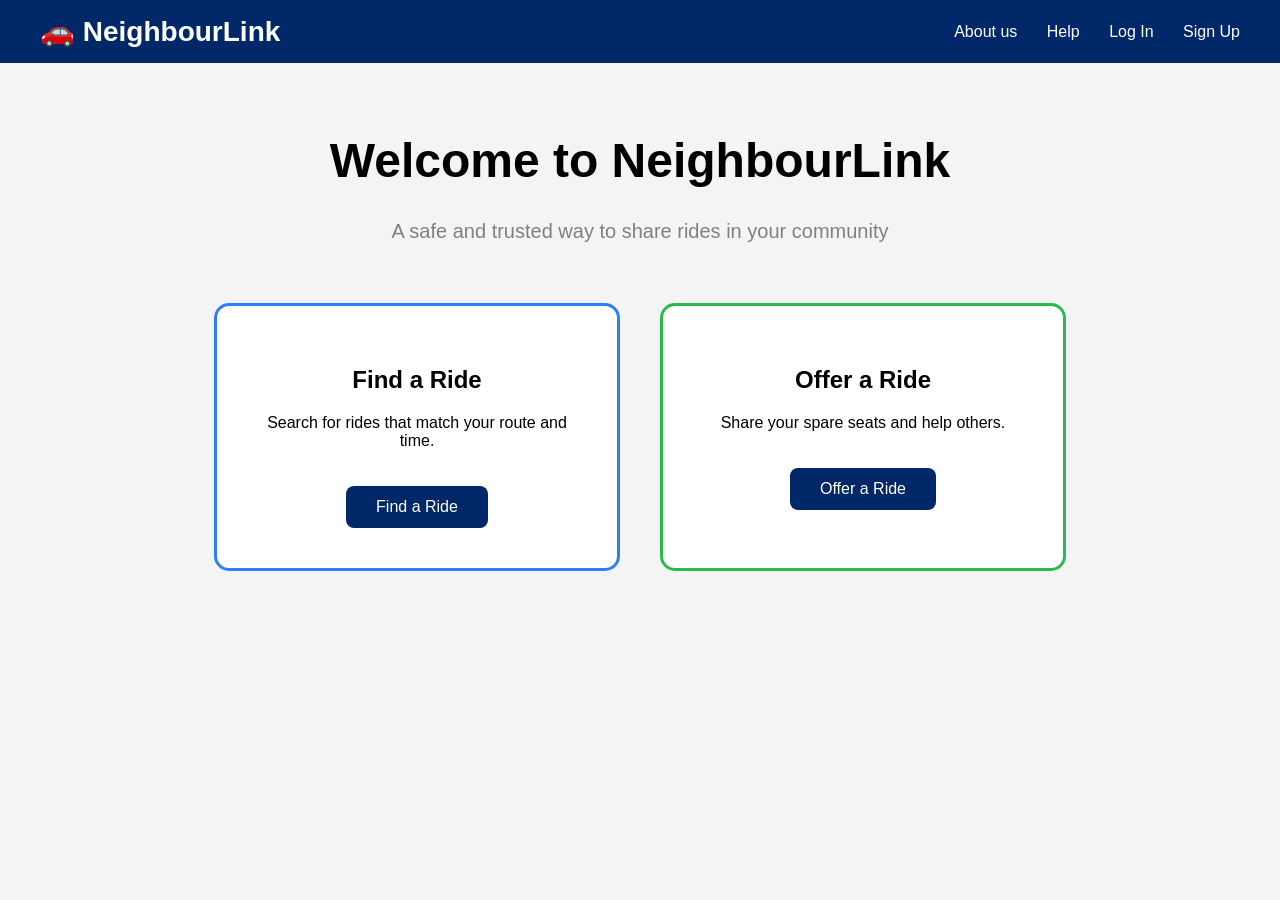
<file: index.html>
<!DOCTYPE html>
<html>
    <title>ISYS2110-prototype</title>
    <link rel="stylesheet" href="style.css"
</html>

<body>
    <header>
        <div class="logo">🚗 NeighbourLink</div>

        <nav>
            <a href="#">About us</a>
            <a href="#">Help</a>
            <a href="login.html">Log In</a>
            <a href="signup.html">Sign Up</a>
        </nav>
    </header>

    <main>

        <h1>Welcome to NeighbourLink</h1>

        <p class="subtitle">
            A safe and trusted way to share rides in your community
        </p>

        <div class ="cards">

            

            <div class="card blue">
                <h2>Find a Ride</h2>
                <p>
                    Search for rides that match your route and time.
                </p>

                <a href="findride.html" class="button">
                    Find a Ride
                </a>
            </div>

            <div class="card green">
                <h2>Offer a Ride</h2>
                
                <p>
                    Share your spare seats and help others.
                </p>

                <a href="offerride.html" class="button">
                    Offer a Ride
                </a>
            </div>
        </div>

    </main>


</body>
</file>
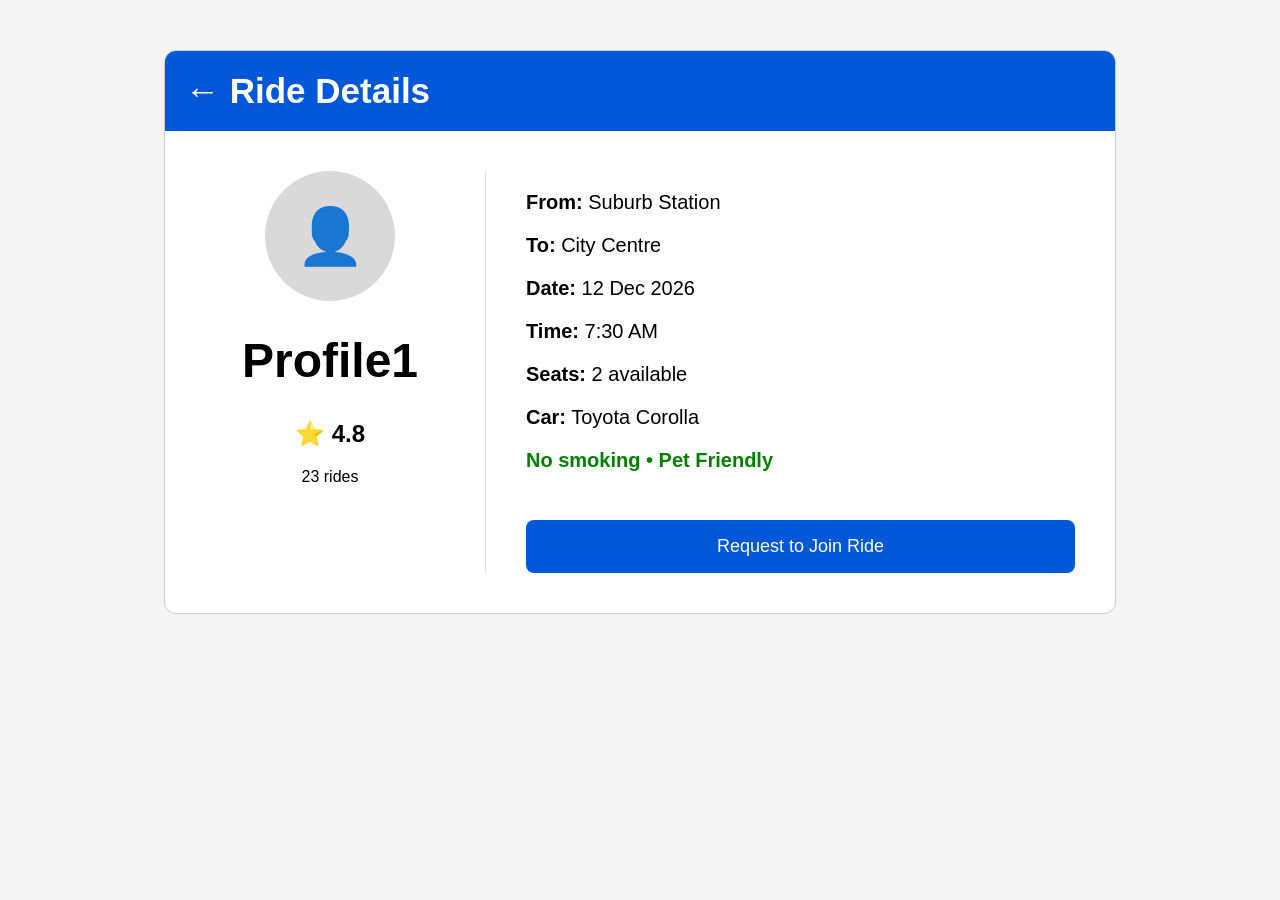
<file: details.html>
<!DOCTYPE html>
<html>

<head>
    <title>Ride Details</title>
    <link rel="stylesheet" href="style.css"
</head>

<body>
<div class="details-box">

    <div class="top-bar">
        <a href="matches.html" class="back-link">
            ← Ride Details
        </a>
    </div>
    <div class="details-content">
        <div class="driver-profile">
            
            <div class="empty-profile large-profile">
                👤
            </div>

            <h1>Profile1</h1>
            <h2>⭐ 4.8</h2>
            <p>23 rides</p>
        </div>

        <div class="ride-info">
            <p><strong>From:</strong> Suburb Station</p>

            <p><strong>To:</strong> City Centre</p>

            <p><strong>Date:</strong> 12 Dec 2026</p>

            <p><strong>Time:</strong> 7:30 AM</p>

            <p><strong>Seats:</strong> 2 available</p>

            <p><strong>Car:</strong> Toyota Corolla</p>

            <p class="notes">
                No smoking • Pet Friendly
            </p>

            <button class="join-btn"
            onclick="showJoinMessage()">

                Request to Join Ride

            </button>

            <div id="join-message">
                ✅ Ride request sent successfully
            </div>
        

        </div>

    </div>
</div>

<script>

function showJoinMessage() {

document.getElementById("join-message")
.style.display = "block";
}
</script>

</body>
</html>
</file>
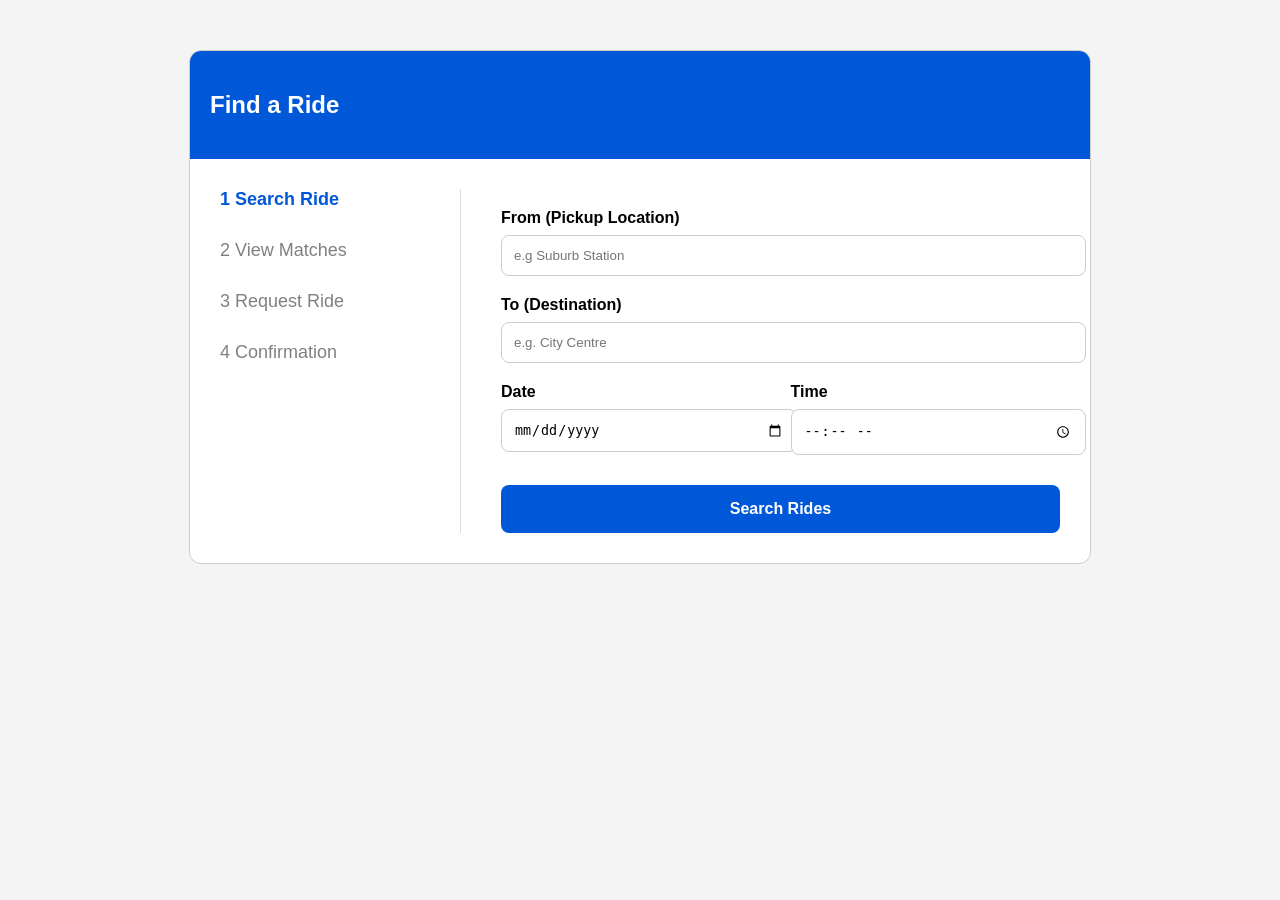
<file: findride.html>
<!DOCTYPE HTML>
<html>

<head>
    <title>Find a Ride</title>
    <link rel="stylesheet" href="style.css">
</head>

<body>

    <div class="search-box">

        <div class="top-bar">
            <h2>Find a Ride</h2>
        </div>

        <div class="content">

            <div class="steps">
                <div class="active-step">
                    1 Search Ride
                </div>

                <div>
                    2 View Matches
                </div>

                <div>
                    3 Request Ride
                </div>

                <div>
                    4 Confirmation
                </div>
            </div>

            <div class="form-section">

                <label>From (Pickup Location)</label>
                <input type="text" placeholder="e.g Suburb Station">

                <label>To (Destination)</label>
                <input type="text" placeholder="e.g. City Centre">

                <div class="row">

                    <div>
                        <label>Date</label>
                        <input type="date">
                    </div>

                    <div>
                        <label>Time</label>
                        <input type="time">
                    </div>
                </div>

                <a href="matches.html" class="search-button">
                    Search Rides
                </a>

            </div>
        </div>
    </div>
</body>
</html>
</file>
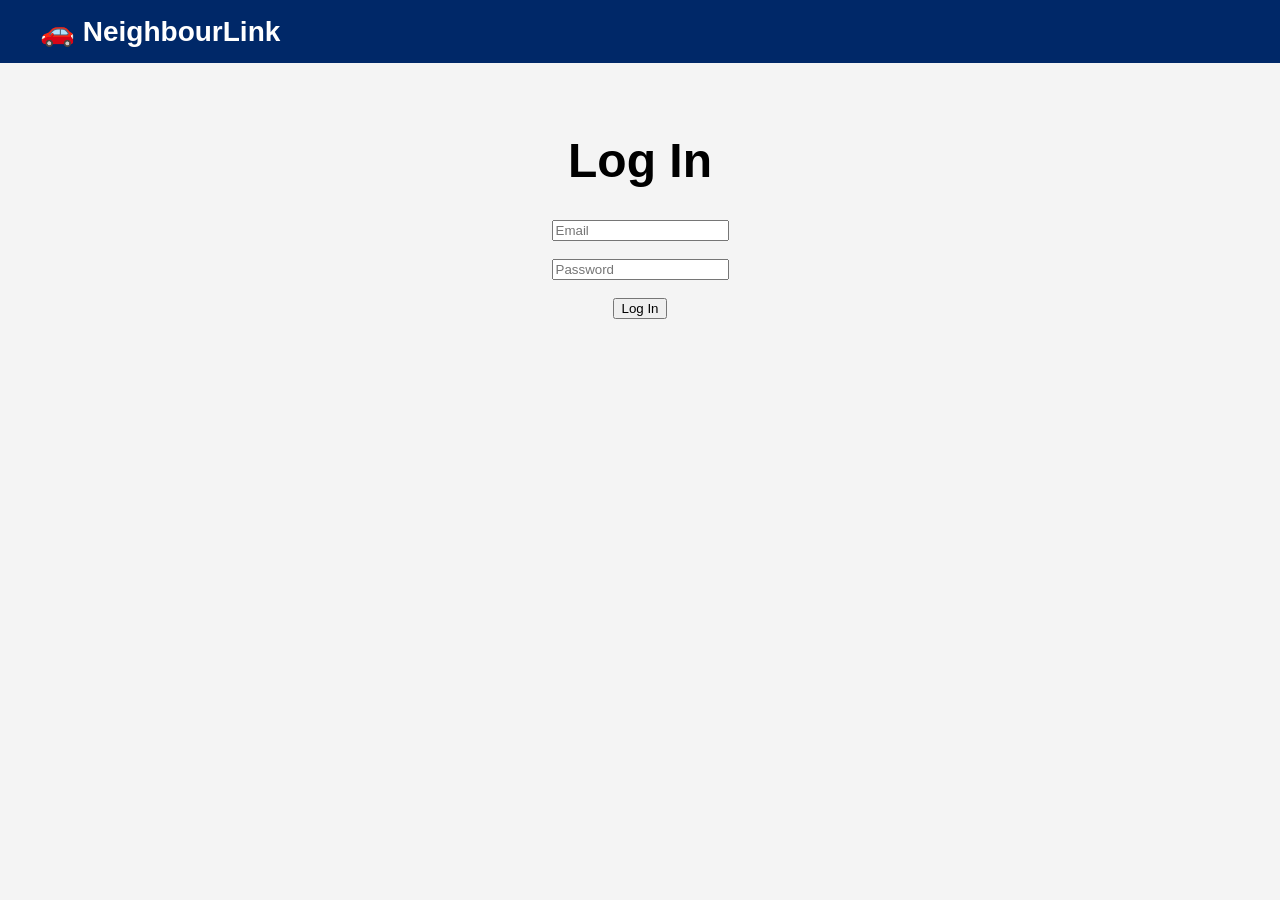
<file: login.html>
<!DOCTYPE html>
<html>
<head>
    <title>Log In</title>
    <link rel="stylesheet" href="style.css">
</head>

<body>

<header>
    <div class="logo">🚗 NeighbourLink</div>
</header>

<main>

    <h1>Log In</h1>

    <input type="email" placeholder="Email">
    <br><br>

    <input type="password" placeholder="Password">
    <br><br>

    <button>Log In</button>

</main>

</body>
</html>
</file>
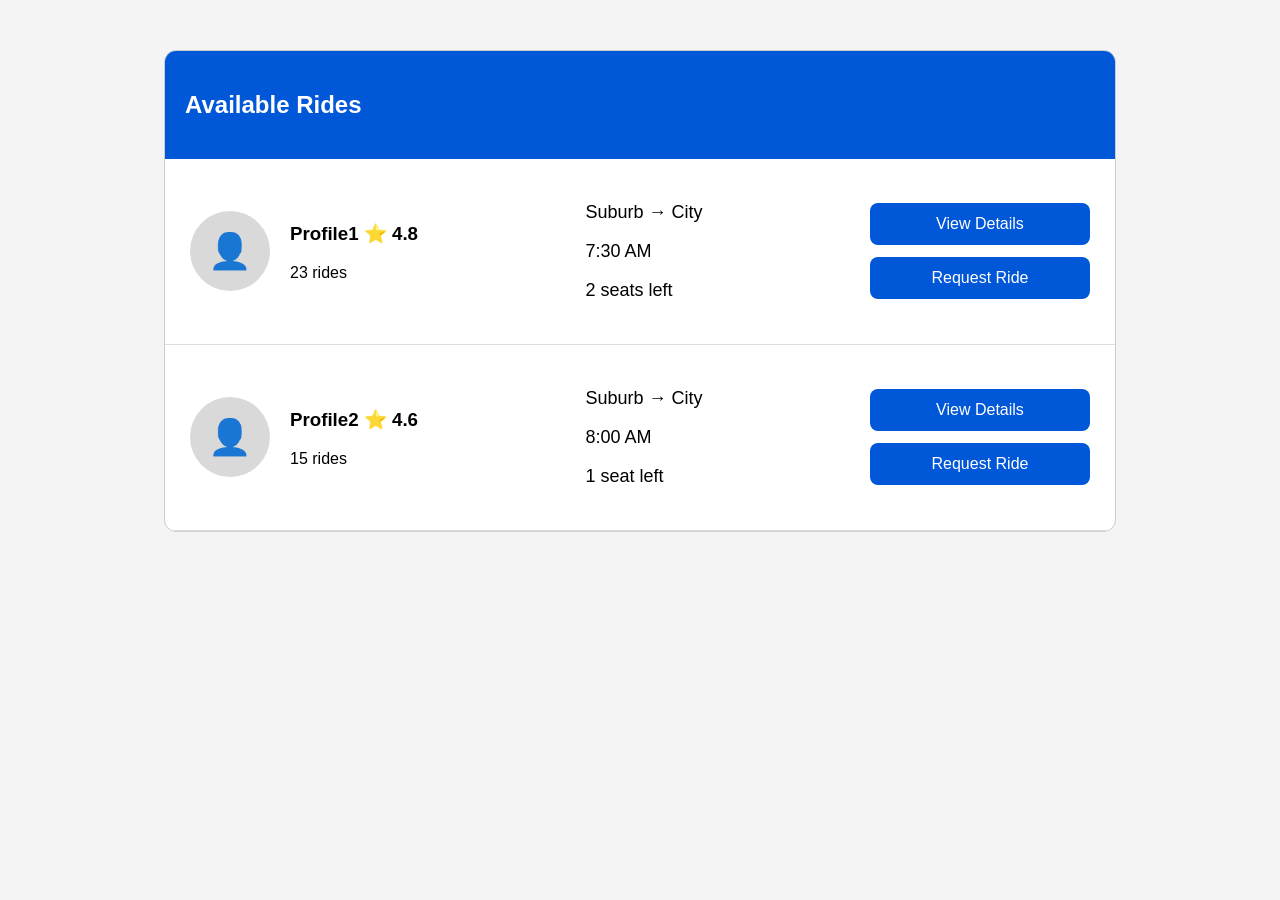
<file: matches.html>
<!DOCTYPE html>
<html>

<head>
    <title>Available Rides</title>
    <link rel="stylesheet" href="style.css">
</head>

<body>

<div class="matches-box">

    <div class="top-bar">
        <h2>Available Rides</h2>
    </div>

    <!-- RIDE 1 -->

    <div class="ride">

        <div class="profile">

            <div class="empty-profile">
                👤
            </div>

            <div>
                <h3>Profile1 ⭐ 4.8</h3>
                <p>23 rides</p>
            </div>

        </div>

        <div class="details">
            <p>Suburb → City</p>
            <p>7:30 AM</p>
            <p>2 seats left</p>
        </div>

        <div class="buttons">

            <a href="details.html" class="view-btn">
                View Details
            </a>

            <button class="request-btn"
            onclick="showMessage(this)">
                Request Ride
            </button>

            <div class="success-message">
                ✅ Your request has been sent.
            </div>

        </div>

    </div>

    <!-- RIDE 2 -->

    <div class="ride">

        <div class="profile">

            <div class="empty-profile">
                👤
            </div>

            <div>
                <h3>Profile2 ⭐ 4.6</h3>
                <p>15 rides</p>
            </div>

        </div>

        <div class="details">
            <p>Suburb → City</p>
            <p>8:00 AM</p>
            <p>1 seat left</p>
        </div>

        <div class="buttons">

            <a href="details.html" class="view-btn">
                View Details
            </a>

            <button class="request-btn"
            onclick="showMessage(this)">
                Request Ride
            </button>

            <div class="success-message">
                ✅ Your request has been sent.
            </div>

        </div>

    </div>

</div>

<script>

function showMessage(button) {

    let message =
    button.nextElementSibling;

    message.style.display = "block";
}

</script>

</body>
</html>
</file>
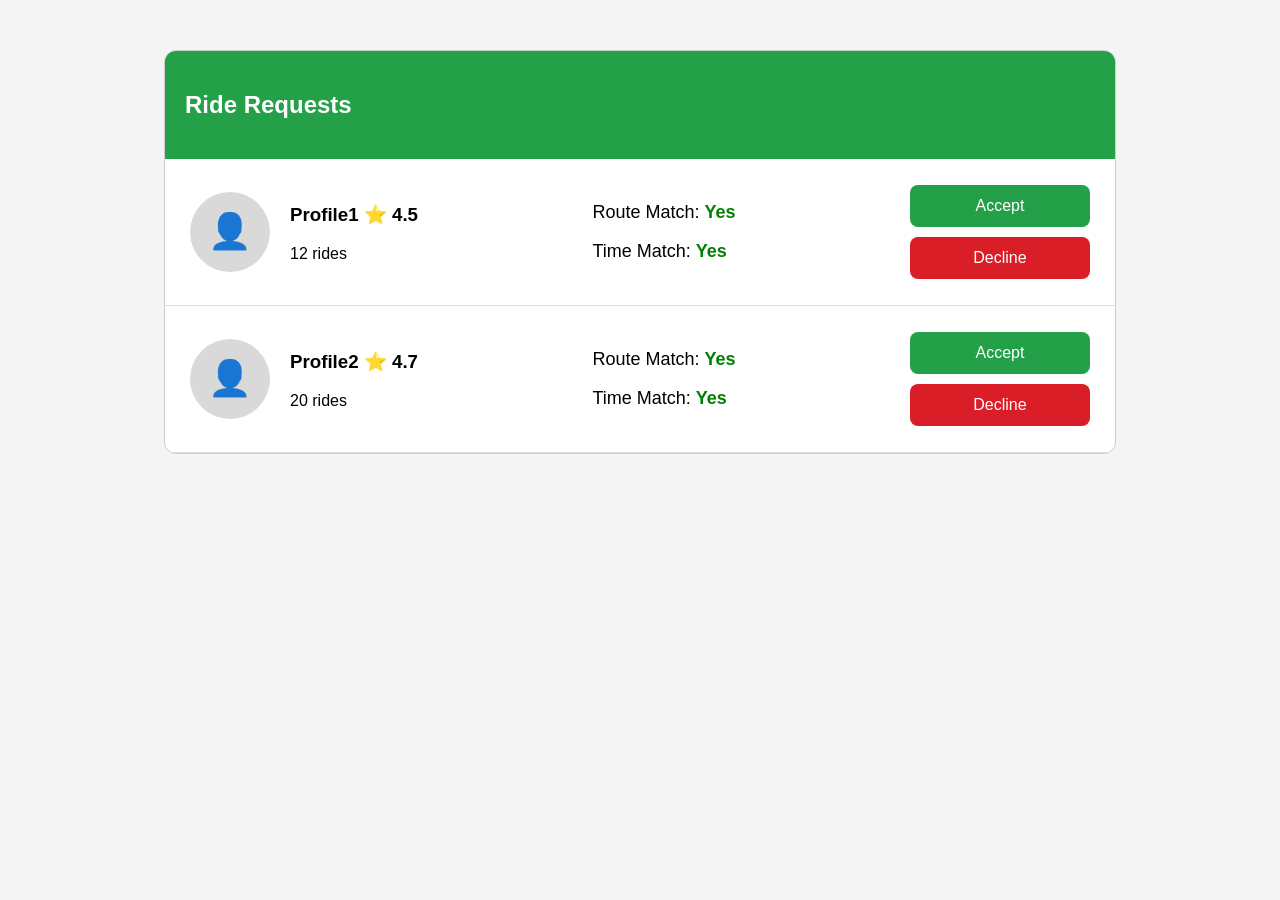
<file: offerride.html>
<!DOCTYPE html>
<html>

<head>
    <title>Ride Requests</title>
    <link rel="stylesheet" href="style.css">
</head>

<body>

<div class="requests-box">


    <div class="green-top-bar">
        <h2>Ride Requests</h2>
    </div>


    <div class="request-card">

        <div class="profile">

            <div class="empty-profile">
                👤
            </div>

            <div>
                <h3>Profile1 ⭐ 4.5</h3>
                <p>12 rides</p>
            </div>

        </div>

        <div class="match-info">

            <p>Route Match: <span>Yes</span></p>

            <p>Time Match: <span>Yes</span></p>

        </div>

        <div class="request-buttons">

            <button class="accept-btn"
            onclick="showAccept(this)">
                Accept
            </button>

            <button class="decline-btn"
            onclick="showDecline(this)">
                Decline
            </button>

            <div class="accepted-message">
                ✅ Request Accepted
            </div>

            <div class="declined-message">
                ❌ Request Declined
            </div>

        </div>

    </div>

    <!-- REQUEST 2 -->

    <div class="request-card">

        <div class="profile">

            <div class="empty-profile">
                👤
            </div>

            <div>
                <h3>Profile2 ⭐ 4.7</h3>
                <p>20 rides</p>
            </div>

        </div>

        <div class="match-info">

            <p>Route Match: <span>Yes</span></p>

            <p>Time Match: <span>Yes</span></p>

        </div>

        <div class="request-buttons">

            <button class="accept-btn"
            onclick="showAccept(this)">
                Accept
            </button>

            <button class="decline-btn"
            onclick="showDecline(this)">
                Decline
            </button>

            <div class="accepted-message">
                ✅ Request Accepted
            </div>

            <div class="declined-message">
                ❌ Request Declined
            </div>

        </div>

    </div>

</div>

<script>

function showAccept(button) {

let message =
button.parentElement.querySelector(".accepted-message");

message.style.display = "block";

}

function showDecline(button) {

let message =
button.parentElement.querySelector(".declined-message");

message.style.display = "block";

}

</script>

</body>
</html>
</file>
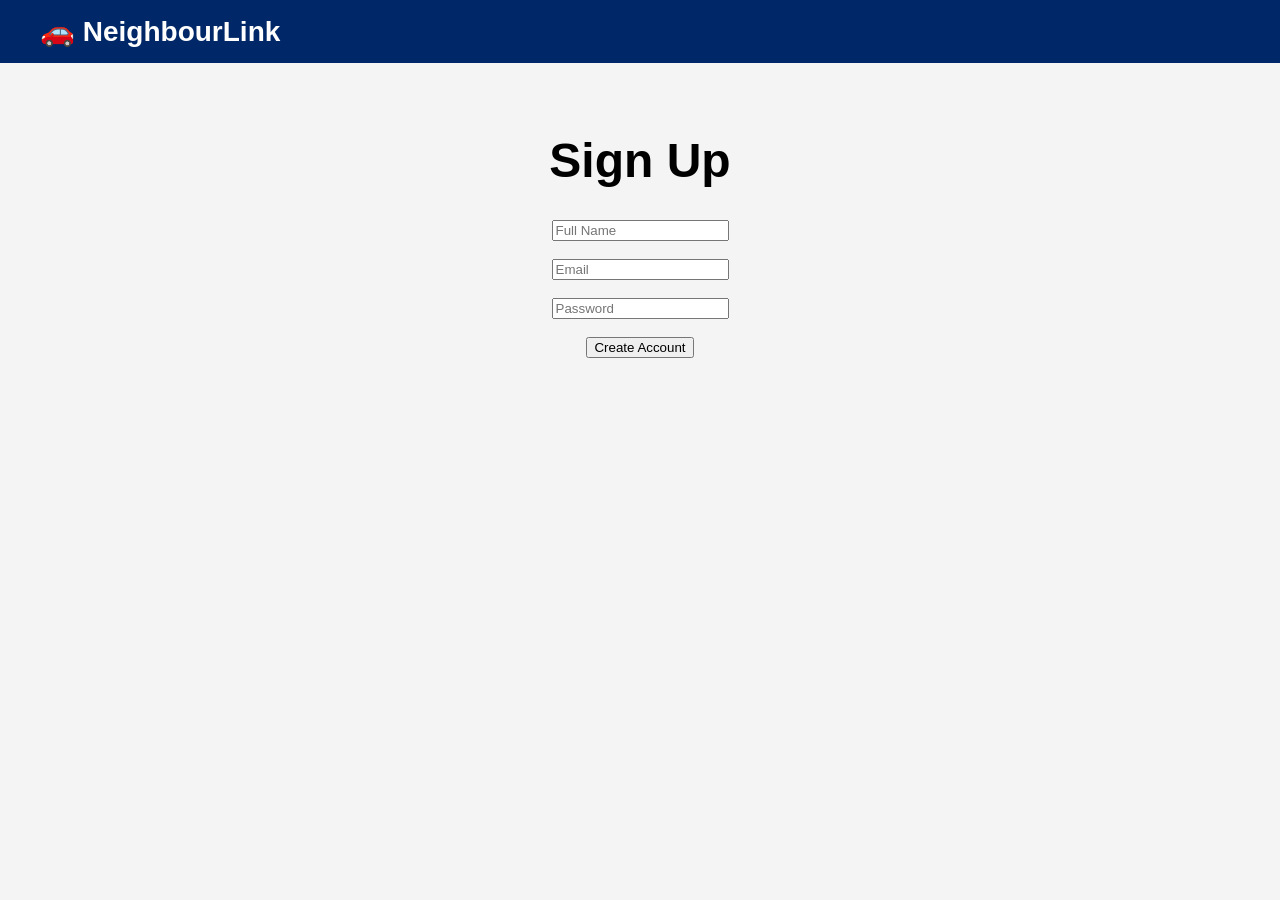
<file: signup.html>
<!DOCTYPE html>
<html>
<head>
    <title>Sign Up</title>
    <link rel="stylesheet" href="style.css">
</head>

<body>

<header>
    <div class="logo">🚗 NeighbourLink</div>
</header>

<main>
    <h1>Sign Up</h1>

    <input type="text" placeholder="Full Name">
    <br><br>

    <input type="email" placeholder="Email">
    <br><br>

    <input type="password" placeholder="Password">
    <br><br>

    <button>Create Account</button>
</main>
</body>
</html>
</file>
<file: style.css>
body {
    font-family: Arial;
    margin: 0;
    background-color: #f4f4f4;
}

/* HEADER */

header {
    background-color: #002868;
    color: white;

    display: flex;
    justify-content: space-between;
    align-items: center;

    padding: 15px 40px;
}

.logo {
    font-size: 28px;
    font-weight: bold;
}

nav a {
    color: white;
    text-decoration: none;
    margin-left: 25px;
}

/* MAIN */

main {
    text-align: center;
    margin-top: 70px;
}

h1 {
    font-size: 48px;
}

.subtitle {
    font-size: 20px;
    color: gray;
}

/* CARDS */

.cards {
    display: flex;
    justify-content: center;
    gap: 40px;

    margin-top: 60px;
}

.card {
    width: 320px;

    background-color: white;

    padding: 40px;

    border-radius: 15px;
}

.blue {
    border: 3px solid #2d7ff9;
}

.green {
    border: 3px solid #2db84d;
}

.button {
    display: inline-block;

    margin-top: 20px;

    background-color: #002868;
    color: white;

    padding: 12px 30px;

    border-radius: 8px;

    text-decoration: none;
}

/* FIND RIDE PAGE */

.search-box {
    width: 900px;

    margin: 50px auto;

    background-color: white;

    border-radius: 12px;

    overflow: hidden;

    border: 1px solid #ccc;
}

.top-bar {
    background-color: #0057d8;

    color: white;

    padding: 20px;
}

.content {
    display: flex;

    padding: 30px;
}

/* STEPS */

.steps {
    width: 220px;

    border-right: 1px solid #ddd;

    padding-right: 20px;
}

.steps div {
    margin-bottom: 30px;

    color: gray;

    font-size: 18px;
}

.active-step {
    color: #0057d8 !important;

    font-weight: bold;
}

/* FORM */

.form-section {
    flex: 1;

    padding-left: 40px;
}

.form-section label {
    display: block;

    margin-top: 20px;

    margin-bottom: 8px;

    font-weight: bold;
}

.form-section input {
    width: 100%;

    padding: 12px;

    border: 1px solid #ccc;

    border-radius: 8px;
}

.row {
    display: flex;

    gap: 20px;
}

.row div {
    flex: 1;
}

/* BUTTON */

.search-button {
    display: block;

    margin-top: 30px;

    text-align: center;

    background-color: #0057d8;

    color: white;

    padding: 15px;

    border-radius: 8px;

    text-decoration: none;

    font-weight: bold;
}

/* MATCHES PAGE */

.matches-box {

    width: 950px;

    margin: 50px auto;

    background-color: white;

    border-radius: 12px;

    overflow: hidden;

    border: 1px solid #ccc;
}

.top-bar {

    background-color: #0057d8;

    color: white;

    padding: 20px;
}

.ride {

    display: flex;

    justify-content: space-between;

    align-items: center;

    padding: 25px;

    border-bottom: 1px solid #ddd;
}

/* PROFILE */

.profile {

    display: flex;

    align-items: center;

    gap: 20px;
}

.empty-profile {

    width: 80px;
    height: 80px;

    background-color: #d9d9d9;

    border-radius: 50%;

    display: flex;

    justify-content: center;

    align-items: center;

    font-size: 35px;
}

/* DETAILS */

.details {

    font-size: 18px;
}

/* BUTTONS */

.buttons {

    display: flex;

    flex-direction: column;

    gap: 12px;

    width: 220px;
}

.view-btn,
.request-btn {

    background-color: #0057d8;

    color: white;

    padding: 12px;

    border-radius: 8px;

    border: none;

    text-decoration: none;

    cursor: pointer;

    text-align: center;

    font-size: 16px;
}

/* SUCCESS MESSAGE */

.success-message {

    display: none;

    background-color: #d4edda;

    color: #155724;

    padding: 12px;

    border-radius: 8px;

    text-align: center;

    font-weight: bold;
}

/* DETAILS PAGE */

.details-box {

    width: 950px;

    margin: 50px auto;

    background-color: white;

    border-radius: 12px;

    overflow: hidden;

    border: 1px solid #ccc;
}

.details-content {

    display: flex;

    padding: 40px;
}

/* PROFILE */

.driver-profile {

    width: 250px;

    text-align: center;

    border-right: 1px solid #ddd;

    padding-right: 30px;
}

.large-profile {

    width: 130px;
    height: 130px;

    margin: auto;

    font-size: 55px;
}

/* RIDE INFO */

.ride-info {

    flex: 1;

    padding-left: 40px;
}

.ride-info p {

    font-size: 20px;

    margin-bottom: 18px;
}

.notes {

    color: green;

    font-weight: bold;
}

/* BUTTON */

.join-btn {

    width: 100%;

    background-color: #0057d8;

    color: white;

    border: none;

    padding: 16px;

    border-radius: 8px;

    font-size: 18px;

    cursor: pointer;

    margin-top: 30px;
}

/* MESSAGE */

#join-message {

    display: none;

    background-color: #d4edda;

    color: #155724;

    padding: 15px;

    border-radius: 8px;

    margin-top: 15px;

    text-align: center;

    font-weight: bold;
}

.back-link {

    color: white;

    text-decoration: none;

    font-size: 35px;

    font-weight: bold;
}


/* OFFER RIDE PAGE */

.requests-box {

    width: 950px;

    margin: 50px auto;

    background-color: white;

    border-radius: 12px;

    overflow: hidden;

    border: 1px solid #ccc;
}

.green-top-bar {

    background-color: #24a148;

    color: white;

    padding: 20px;
}

.request-card {

    display: flex;

    justify-content: space-between;

    align-items: center;

    padding: 25px;

    border-bottom: 1px solid #ddd;
}

/* MATCH INFO */

.match-info p {

    font-size: 18px;
}

.match-info span {

    color: green;

    font-weight: bold;
}

/* BUTTONS */

.request-buttons {

    display: flex;

    flex-direction: column;

    gap: 10px;

    width: 180px;
}

.accept-btn {

    background-color: #24a148;

    color: white;

    border: none;

    padding: 12px;

    border-radius: 8px;

    cursor: pointer;

    font-size: 16px;
}

.decline-btn {

    background-color: #da1e28;

    color: white;

    border: none;

    padding: 12px;

    border-radius: 8px;

    cursor: pointer;

    font-size: 16px;
}

/* MESSAGES */

.accepted-message {

    display: none;

    background-color: #d4edda;

    color: #155724;

    padding: 12px;

    border-radius: 8px;

    text-align: center;

    font-weight: bold;
}

.declined-message {

    display: none;

    background-color: #f8d7da;

    color: #721c24;

    padding: 12px;

    border-radius: 8px;

    text-align: center;

    font-weight: bold;
}
</file>
